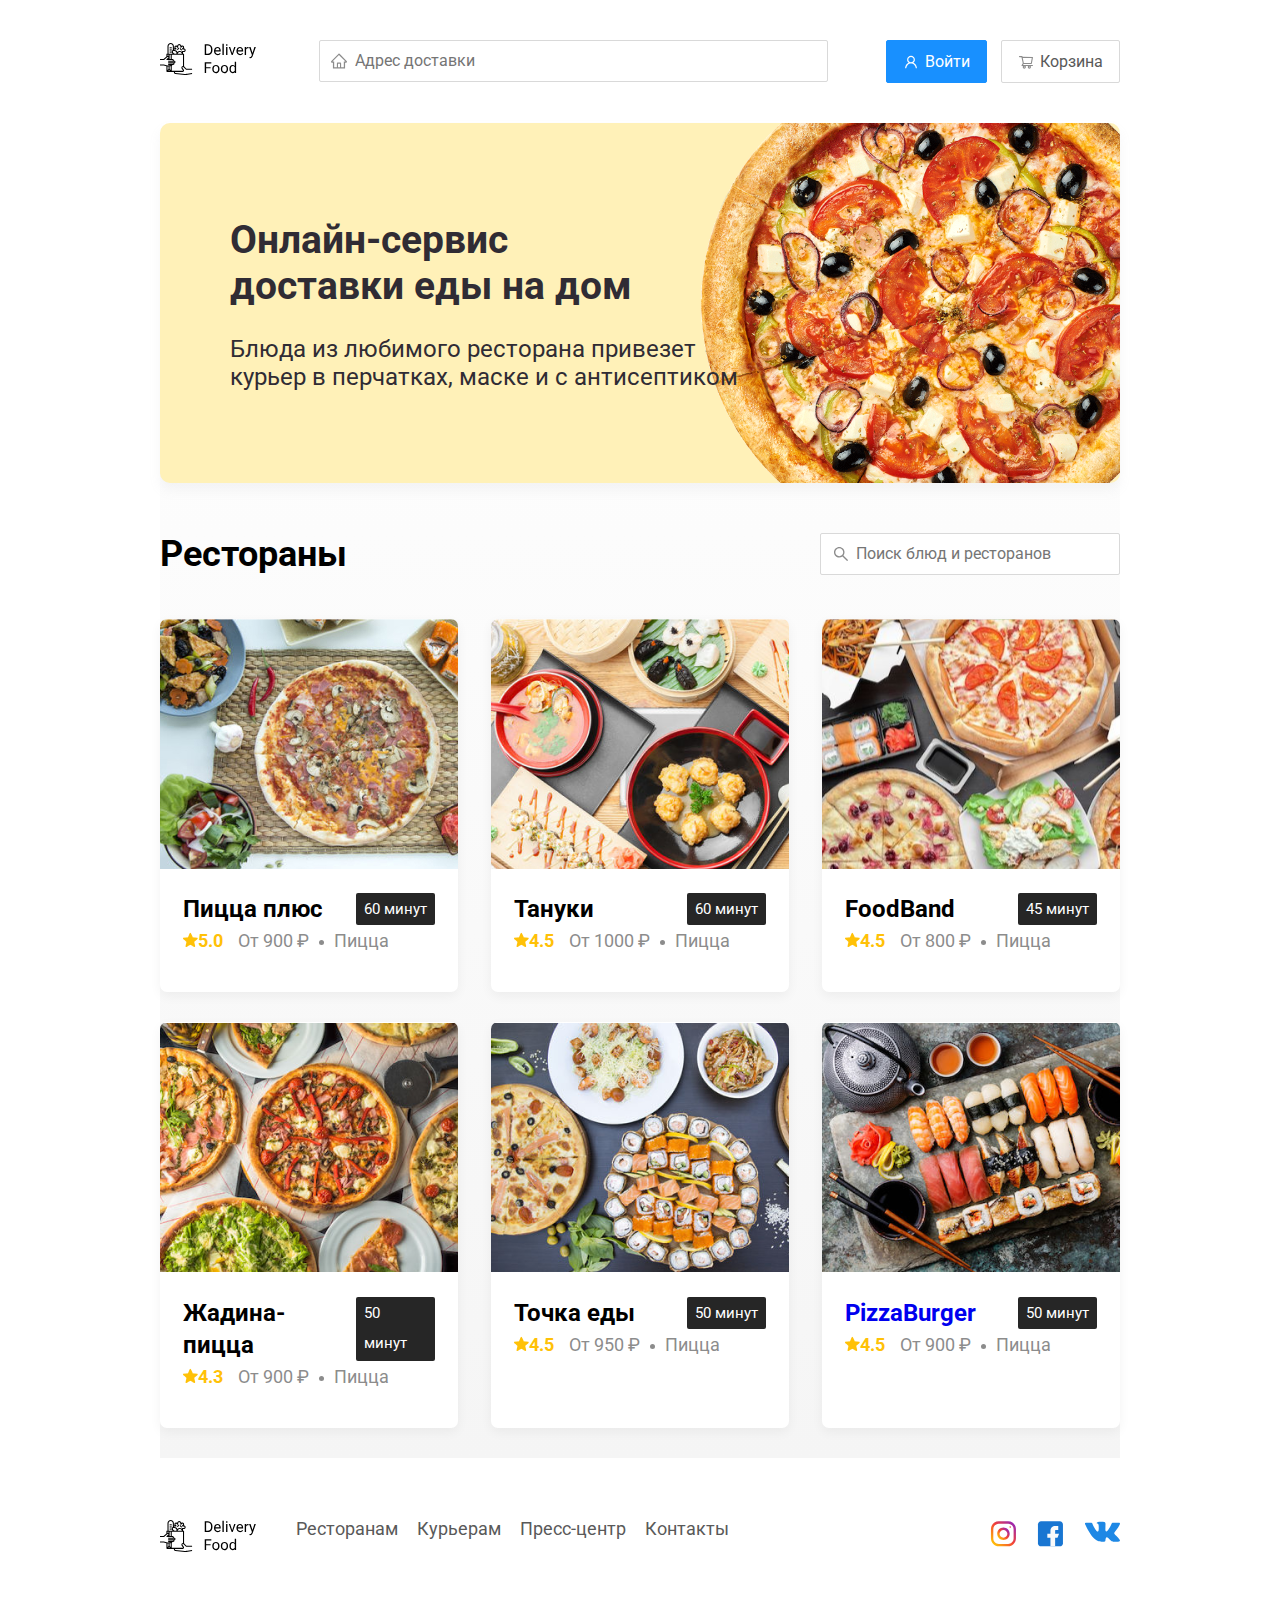
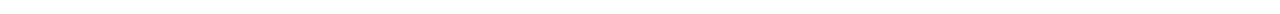
<file: index.html>
<!DOCTYPE html>
<html lang="ru">
<head>
    <meta charset="UTF-8">
    <meta name="viewport" content="width=device-width, initial-scale=1.0">
    <title>Delivery Food - доставка еды на дом!</title>
    <link href="https://fonts.googleapis.com/css?family=Roboto:400,700&display=swap&subset=cyrillic" rel="stylesheet">
    <link rel="stylesheet" href="css\normalize.css">
    <link rel="stylesheet" href="css/style.css">
</head>
<body>
    <!-- шапка сайта -->
    <div class="container">
        <header class="header">
            <a href="index.html" class="logo">
                <img src="img/logo.svg" alt="logo"/>
            </a>
            <input type="text" class="input input-addres" placeholder="Адрес доставки">
            <div class="buttons">
                <button class="button button-primary">
                    <img src="img/user.svg" alt="user" class="button-icon">
                    <span class="button-text">Войти</span>
                </button>
                <button class="button">
                    <img src="img/shopping-cart.svg" alt="shopping-cart" class="button-icon">
                    <span class="button-text">Корзина</span>
                </button>
            </div>
        </header>
        <!-- контейнер -->
        <main class="main">
            <div class="container">
                <section class="promo">
                    <h1 class="promo-title">Онлайн-сервис <br>доставки еды на дом</h1>
                    <p class="promo-text">Блюда из любимого ресторана привезет курьер в перчатках, маске и с антисептиком</p>
                </section>
                <sectoin class="restaurant">
                    <div class="section-heading">
                        <h2 class="section-title">Рестораны</h2>
                        <input type="text" class="input input-search" placeholder="Поиск блюд и ресторанов">
                    </div>
                    <div class="cards">
                        <div class="card">
                            <img src="img/image.jpg" alt="image" class="card-image">
                            <div class="card-text">
                                <div class="card-heading">
                                    <h3 class="card-title">Пицца плюс</h3>
                                    <span class="card-tag tag">60 минут</span>
                                </div>
                                <!-- card-heading -->
                                <div class="card-info">
                                    <div class="rating"><img src="img/rating.png" alt="rating-star">5.0</div>
                                    <div class="price">От 900 ₽</div>
                                    <div class="category">Пицца </div>
                                </div>
                            </div>
                        </div>
                        <!-- card -->
                        <div class="card">
                            <img src="img/image1.png" alt="image" class="card-image">
                            <div class="card-text">
                                <div class="card-heading">
                                    <h3 class="card-title">Тануки</h3>
                                    <span class="card-tag tag">60 минут</span>
                                </div>
                                <!-- card-heading -->
                                <div class="card-info">
                                    <div class="rating"><img src="img/rating.png" alt="rating-star">4.5</div>
                                    <div class="price">От 1000 ₽</div>
                                    <div class="category">Пицца </div>
                                </div>
                            </div>
                        </div>
                        <!-- card -->
                        <div class="card">
                            <img src="img/image2.svg" alt="image" class="card-image">
                            <div class="card-text">
                                <div class="card-heading">
                                    <h3 class="card-title">FoodBand</h3>
                                    <span class="card-tag tag">45 минут</span>
                                </div>
                                <!-- card-heading -->
                                <div class="card-info">
                                    <div class="rating"><img src="img/rating.png" alt="rating-star">4.5</div>
                                    <div class="price">От 800 ₽</div>
                                    <div class="category">Пицца </div>
                                </div>
                            </div>
                        </div>
                        <!-- card -->
                        <div class="card">
                            <img src="img/image4.png" alt="image" class="card-image">
                            <div class="card-text">
                                <div class="card-heading">
                                    <h3 class="card-title">Жадина-пицца</h3>
                                    <span class="card-tag tag">50 минут</span>
                                </div>
                                <!-- card-heading -->
                                <div class="card-info">
                                    <div class="rating"><img src="img/rating.png" alt="rating-star">4.3</div>
                                    <div class="price">От 900 ₽</div>
                                    <div class="category">Пицца </div>
                                </div>
                            </div>
                        </div>
                        <!-- card -->
                        <div class="card">
                            <img src="img/image5.png" alt="image" class="card-image">
                            <div class="card-text">
                                <div class="card-heading">
                                    <h3 class="card-title">Точка еды</h3>
                                    <span class="card-tag tag">50 минут</span>
                                </div>
                                <!-- card-heading -->
                                <div class="card-info">
                                    <div class="rating"><img src="img/rating.png" alt="rating-star">4.5</div>
                                    <div class="price">От 950 ₽</div>
                                    <div class="category">Пицца </div>
                                </div>
                            </div>
                        </div>
                        <!-- card -->
                        <a href="restaurant.html" class="card">
                            <img src="img/image3.png" alt="image" class="card-image">
                            <div class="card-text">
                                <div class="card-heading">
                                    <h3 class="card-title">PizzaBurger</h3>
                                    <span class="card-tag tag">50 минут</span>
                                </div>
                                <!-- card-heading -->
                                <div class="card-info">
                                    <div class="rating"><img src="img/rating.png" alt="rating-star">4.5</div>
                                    <div class="price">От 900 ₽</div>
                                    <div class="category">Пицца </div>
                                </div>
                            </div>
                        </a>
                        <!-- card -->
                    </div>
                    <!-- cards -->
                </sectoin>
            </div>
        </main>
        <!-- footer -->
        <footer class="footer">
            <div class="container">
                <div class="footer-block">
                    <img src="img/logo.svg" alt="logo" class="logo footer-logo">
                    <nav class="footer-nav">
                        <a href="#" class="footer-link">Ресторанам</a>
                        <a href="#" class="footer-link">Курьерам</a>
                        <a href="#" class="footer-link">Пресс-центр</a>
                        <a href="#" class="footer-link">Контакты</a>
                    </nav>
                    <div class="social-links">
                        <a href="#" class="social-link"><img src="img/inst.svg" alt="instagram"></a>
                        <a href="#" class="social-link"><img src="img/fb.svg" alt="facebook"></a>
                        <a href="#" class="social-link"><img src="img/Vk.svg" alt="vkontakte"></a>
                    </div>
                </div>
            </div>
        </footer>
    </div>
</body>
</html>
</file>
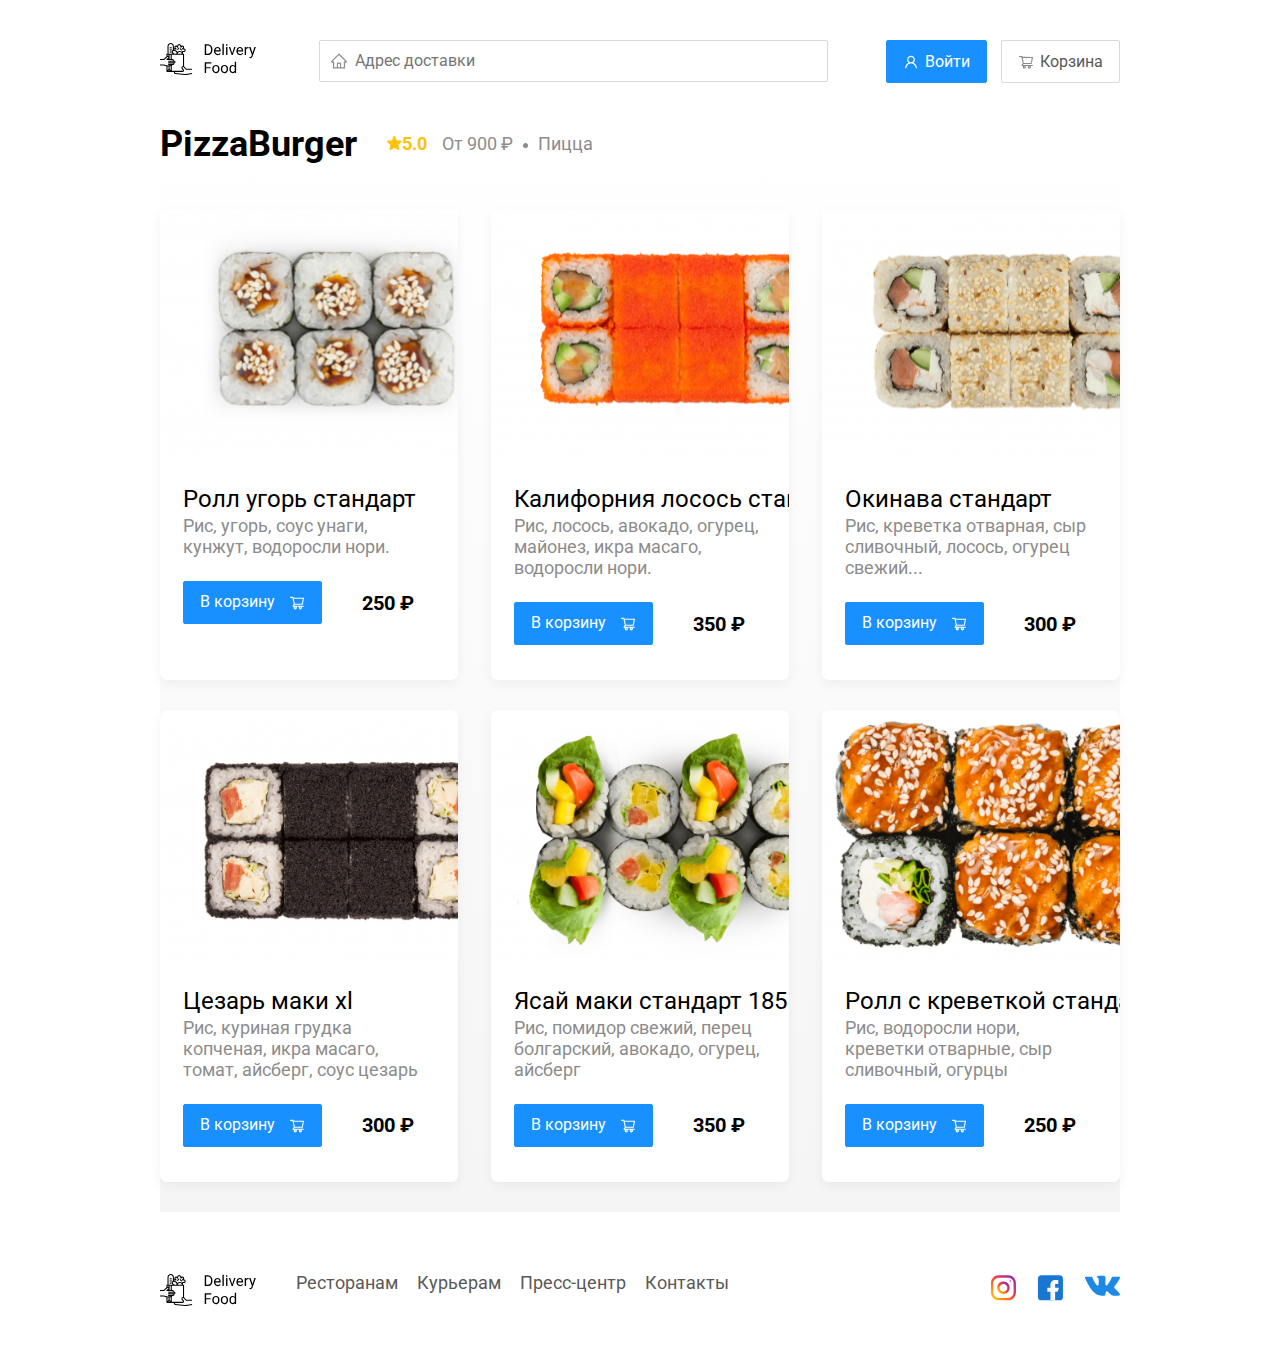
<file: restaurant.html>
<!DOCTYPE html>
<html lang="ru">
<head>
    <meta charset="UTF-8">
    <meta name="viewport" content="width=device-width, initial-scale=1.0">
    <title>PizzaBurger - доставка еды на дом!</title>
    <link href="https://fonts.googleapis.com/css?family=Roboto:400,700&display=swap&subset=cyrillic" rel="stylesheet">
    <link rel="stylesheet" href="css\normalize.css">
    <link rel="stylesheet" href="css/animate.css">
    <link rel="stylesheet" href="css/style.css">
</head>
<body>
    <!-- шапка сайта -->
    <div class="container">
        <header class="header">
            <a href="index.html" class="logo">
                <img src="img/logo.svg" alt="logo"/>
            </a>
            <input type="text" class="input input-addres" placeholder="Адрес доставки">
            <div class="buttons">
                <button class="button button-primary">
                    <img src="img/user.svg" alt="user" class="button-icon">
                    <span class="button-text">Войти</span>
                </button>
                <button class="button" id="cart-button">
                    <img src="img/shopping-cart.svg" alt="shopping-cart" class="button-icon">
                    <span class="button-text">Корзина</span>
                </button>
            </div>
        </header>
        <!-- контейнер -->
        <main class="main">
            <div class="container">

                <sectoin class="restaurant">
                    <div class="section-heading">
                        <h2 class="section-title">PizzaBurger</h2>
                        <div class="card-info">
                            <div class="rating"><img src="img/rating.png" alt="rating-star">5.0</div>
                            <div class="price">От 900 ₽</div>
                            <div class="category">Пицца </div>
                        </div>
                    </div>
                    <div class="cards">
                        <div class="card wow fadeInUp" data-wow-delay="0.2s">
                            <img src="img/rolls.svg" alt="image" class="card-image">
                            <div class="card-text">
                                <div class="card-heading">
                                    <h3 class="card-title card-title-reg">Ролл угорь стандарт</h3>
                                </div>
                                <!-- card-heading -->
                                <div class="card-info">
                                    <div class="ingredients">Рис, угорь, соус унаги, кунжут, водоросли нори.</div>
                                </div>
                                <div class="card-buttons">
                                    <button class="button button-primary">
                                        <span class="button-card-text">В корзину</span>
                                        <img src="img/icon container.svg" alt="shopping-cart" class="shopping-cart-image">
                                    </button>
                                    <strong class="card-price-bold">250 ₽</strong>
                                </div>
                            </div>
                        </div>
                        <!-- card -->
                        <div class="card wow fadeInUp" data-wow-delay="0.4s">
                            <img src="img/rolls1.svg" alt="image" class="card-image">
                            <div class="card-text">
                                <div class="card-heading">
                                    <h3 class="card-title card-title-reg">Калифорния лосось стандарт</h3>
                                </div>
                                <!-- card-heading -->
                                <div class="card-info">
                                    <div class="ingredients suchara">Рис, лосось, авокадо, огурец, майонез, икра масаго, водоросли нори.</div>
                                </div>
                                <div class="card-buttons">
                                    <button class="button button-primary">
                                        <span class="button-card-text">В корзину</span>
                                        <img src="img/icon container.svg" alt="shopping-cart" class="shopping-cart-image">
                                    </button>
                                    <strong class="card-price-bold">350 ₽</strong>
                                </div>
                            </div>
                        </div>
                        <!-- card -->
                        <div class="card wow fadeInUp" data-wow-delay="0.6s">
                            <img src="img/rolls2.svg" alt="image" class="card-image">
                            <div class="card-text">
                                <div class="card-heading">
                                    <h3 class="card-title card-title-reg">Окинава стандарт</h3>
                                </div>
                                <!-- card-heading -->
                                <div class="card-info">
                                    <div class="ingredients"> Рис, креветка отварная, сыр сливочный, лосось, огурец свежий...</div>
                                </div>
                                <div class="card-buttons">
                                    <button class="button button-primary">
                                        <span class="button-card-text">В корзину</span>
                                        <img src="img/icon container.svg" alt="shopping-cart" class="shopping-cart-image">
                                    </button>
                                    <strong class="card-price-bold">300 ₽</strong>
                                </div>
                            </div>
                        </div>
                        <!-- card -->
                        <div class="card wow fadeInUp" data-wow-delay="0.8s">
                            <img src="img/rolls3.svg" alt="image" class="card-image">
                            <div class="card-text">
                                <div class="card-heading">
                                    <h3 class="card-title card-title-reg">Цезарь маки хl</h3>
                                </div>
                                <!-- card-heading -->
                                <div class="card-info">
                                    <div class="ingredients">Рис, куриная грудка копченая, икра масаго, томат, айсберг, соус цезарь</div>
                                </div>
                                <div class="card-buttons">
                                    <button class="button button-primary">
                                        <span class="button-card-text">В корзину</span>
                                        <img src="img/icon container.svg" alt="shopping-cart" class="shopping-cart-image">
                                    </button>
                                    <strong class="card-price-bold">300 ₽</strong>
                                </div>
                            </div>
                        </div>
                        <!-- card -->
                        <div class="card wow fadeInUp" data-wow-delay="1s">
                            <img src="img/rolls4.svg" alt="image" class="card-image">
                            <div class="card-text">
                                <div class="card-heading">
                                    <h3 class="card-title card-title-reg">Ясай маки стандарт 185 г</h3>
                                </div>
                                <!-- card-heading -->
                                <div class="card-info">
                                    <div class="ingredients">Рис, помидор свежий, перец болгарский, авокадо, огурец, айсберг</div>
                                </div>
                                <div class="card-buttons">
                                    <button class="button button-primary">
                                        <span class="button-card-text">В корзину</span>
                                        <img src="img/icon container.svg" alt="shopping-cart" class="shopping-cart-image">
                                    </button>
                                    <strong class="card-price-bold">350 ₽</strong>
                                </div>
                            </div>
                        </div>
                        <!-- card -->
                        <div class="card wow fadeInUp" data-wow-delay="1.2s">
                            <img src="img/rolls5.svg" alt="image" class="card-image">
                            <div class="card-text">
                                <div class="card-heading">
                                    <h3 class="card-title card-title-reg">Ролл с креветкой стандарт</h3>
                                </div>
                                <!-- card-heading -->
                                <div class="card-info">
                                    <div class="ingredients">Рис, водоросли нори, креветки отварные, сыр сливочный, огурцы</div>
                                </div>
                                <div class="card-buttons">
                                    <button class="button button-primary">
                                        <span class="button-card-text">В корзину</span>
                                        <img src="img/icon container.svg" alt="shopping-cart" class="shopping-cart-image">
                                    </button>
                                    <strong class="card-price-bold">250 ₽</strong>
                                </div>
                            </div>
                        </div>
                        <!-- card -->
                    </div>
                    <!-- cards -->
                </sectoin>
            </div>
        </main>
        <!-- footer -->
        <div class="footer">
            <div class="container">
                <div class="footer-block">
                    <img src="img/logo.svg" alt="logo" class="logo footer-logo">
                    <nav class="footer-nav">
                        <a href="#" class="footer-link">Ресторанам</a>
                        <a href="#" class="footer-link">Курьерам</a>
                        <a href="#" class="footer-link">Пресс-центр</a>
                        <a href="#" class="footer-link">Контакты</a>
                    </nav>
                    <div class="social-links">
                        <a href="#" class="social-link"><img src="img/inst.svg" alt="instagram"></a>
                        <a href="#" class="social-link"><img src="img/fb.svg" alt="facebook"></a>
                        <a href="#" class="social-link"><img src="img/Vk.svg" alt="vkontakte"></a>
                    </div>
                </div>
            </div>
        </div>
    </div>
    <div class="modal">
        <div class="moda-dialog">
            <div class="modal-header">
                <h3 class="modal-title">Корзина</h3>
                <button class="close">&times;</button>
            </div>
            <div class="modal-body">
                <div class="food-row">
                    <span class="food-name">Ролл угорь стандарт</span>
                    <strong class="food-price">250 ₽</strong>
                    <div class="food-counter">
                        <button class="counter-button">-</button>
                        <span class="counter">1</span>
                        <button class="counter-button">+</button>
                    </div>
                </div>
                <div class="food-row">
                    <span class="food-name">Ролл угорь стандарт</span>
                    <strong class="food-price">250 ₽</strong>
                    <div class="food-counter">
                        <button class="counter-button">-</button>
                        <span class="counter">1</span>
                        <button class="counter-button">+</button>
                    </div>
                </div>
                <div class="food-row">
                    <span class="food-name">Ролл угорь стандарт</span>
                    <strong class="food-price">250 ₽</strong>
                    <div class="food-counter">
                        <button class="counter-button">-</button>
                        <span class="counter">1</span>
                        <button class="counter-button">+</button>
                    </div>
                </div>
                <div class="food-row">
                    <span class="food-name">Ролл угорь стандарт</span>
                    <strong class="food-price">250 ₽</strong>
                    <div class="food-counter">
                        <button class="counter-button">-</button>
                        <span class="counter">1</span>
                        <button class="counter-button">+</button>
                    </div>
                </div>
            </div>
            <div class="modal-footer">
                <span class="modal-priceteg">1250 ₽</span>
                <div class="footer-buttons">
                    <button class="button button-primary">Оформить заказ</button>
                    <button class="button">Отмена</button>
                </div>
            </div>
        </div>
    </div>
    <script src="js/wow.min.js"></script>
    <script src="js/main.js"></script>
</body>
</html>
</file>
<file: css/style.css>
* {
    box-sizing: border-box;
}
body {
    font-family: 'Roboto', sans-serif;
    padding-top: 40px;
}
.container {
    max-width: 1200px;
    margin: auto;
}
.header {
    display: flex;
    align-items: center;
    justify-content: space-between;
    margin-bottom: 40px;
}
.input {
    background: #FFFFFF;
    border: 1px solid #D9D9D9;
    border-radius: 2px;
    font-size: 16px;
    line-height: 24px;
    padding: 8px;
    padding-left: 35px;
    background-repeat: no-repeat;
    background-position: left 11px center;
}
.input-addres {
    flex: 0.8;
    background-image: url(../img/Vector.svg);
}
.input-search {
    background-image: url(../img/search.svg);
    width: 300px;
    margin-left: auto;
}
.button {
    padding: 8px 16px;
    background: #FFFFFF;
    border: 1px solid #D9D9D9;
    box-sizing: border-box;
    box-shadow: 0px 0px 2px rgba(0, 0, 0, 0.0015);
    border-radius: 2px;
    color: #595959;
    font-size: 16px;
    line-height: 24px;
}
.button-primary {
    background: #1890FF;
    border: 1px solid #1890FF;
    color: #fff;
    margin-right: 10px;
}
.shopping-cart-image {
    vertical-align: middle;
}
.button-icon {
    margin-right: 2px;
    vertical-align: middle;
}
.button-card-text {
    margin-right: 10px;
}
.button-text {
    vertical-align: middle;
}
.main {
    background: linear-gradient(180deg, rgba(245, 245, 245, 0) 1.04%, #F5F5F5 100%);
}
.promo {
    box-shadow: 0px 7px 12px rgba(158, 158, 163, 0.1);
    background: #FFF1B8 url(../img/promo-image.png) no-repeat top -40px right -150px/800px;
    border-radius: 10px;
    padding: 68px 70px;
    margin-bottom: 50px;
}
.promo-title {
    font-style: normal;
    font-weight: bold;
    font-size: 39px;
    line-height: 46px;
    color: #302C34;
}
.promo-text {
    max-width: 530px;
    font-style: normal;
    font-weight: normal;
    font-size: 24px;
    line-height: 28px;
    color: #302C34;
}
.section-heading {
    display: flex;
    align-items: center;
    margin-bottom: 44px;
}
.section-title {
    font-style: normal;
    font-weight: bold;
    font-size: 36px;
    line-height: 42px;
    color: #000000;
    margin: 0;
    margin-right: 30px;
}
.cards {
    display: flex;
    align-self: flex-start;
    flex-wrap: wrap;
    justify-content: space-between;
}
.card {
    background: #FFFFFF;
    box-shadow: 0px 4px 12px rgba(0, 0, 0, 0.05);
    border-radius: 7px;
    overflow: hidden;
    margin-bottom: 30px;
    flex-basis: 31%;
    text-decoration: none;
}
.card-image {
    width: 384px;
    height: 250px;
    object-fit: cover;
    margin-left: -5px;
}
.card-text {
    padding-top: 20px;
    padding-bottom: 35px;
    padding-left: 23px;
    padding-right: 23px;
}
.card-heading {
    display: flex;
    align-self: center;
    justify-content: space-between;
}
.card-title {
    margin: 0;
    font-style: normal;
    font-weight: bold;
    font-size: 24px;
    line-height: 32px;
}
.card-title-reg {
    font-weight: 400;
    white-space: pre;
}
.card-tag {
    font-style: normal;
    font-weight: normal;
    font-size: 15px;
    line-height: 30px;
    color: #ffffff;
    background: #262626;
    border-radius: 2px;
    padding: 1px 8px;
}
.card-info {
    display: flex;
    align-self: center;
    flex-wrap: wrap;
    text-overflow: ellipsis;
    overflow: hidden;
}
.card-buttons {
    display: flex;
    align-items: center;
    margin-top: 24px;
}
.card-price-bold {
    font-style: normal;
    font-weight: bold;
    font-size: 20px;
    line-height: 32px;
    margin-left: 30px;
}
.rating {
    margin-right: 26px;
    color: #FFC107;
    font-style: normal;
    font-weight: bold;
    font-size: 18px;
    line-height: 32px;
}
.price, .category {
    font-style: normal;
    font-weight: normal;
    font-size: 18px;
    line-height: 32px;
    color: #8C8C8C;
}
.price {
    margin-right: 10px;
}
.ingredients {
    font-size: 18px;
    line-height: 21px;
    color: #8C8C8C;
    text-overflow: ellipsis;
    overflow: hidden;
}
.category{
    text-overflow: ellipsis;
    overflow: hidden;
    white-space: nowrap;
}
.price:after {
    content: "";
    width: 5px;
    height: 5px;
    background-color: #8C8C8C;
    display: inline-block;
    vertical-align: middle;
    border-radius: 50%;
    margin-left: 10px;
}
.footer {
    padding: 60px 0;
}
.footer-nav {
    margin-left: 35px;
    margin-right: auto;
}
.footer-block {
    display: flex;
    align-self: center;
    justify-content: space-between
}
.footer-link {
    display: inline-block;
    color: #595959;
    font-style: normal;
    font-weight: normal;
    font-size: 18px;
    line-height: 21px;
    text-decoration: none;
}
.footer-link:not(:last-child) {
    margin-right: 15px;
}
.social-links {
    display: flex;
    align-self: center;
}
.social-link:not(:last-child) {
    margin-right: 21px;
}
.modal {
    position: fixed;
    left: 0;
    top: 0;
    height: 100%;
    width: 100%;
    background: rgba(0, 0, 0, 0.4);
    display: none;
}
.is-open {
    display: flex;
}
.moda-dialog {
    max-width: 780px;
    width: 95%;
    background: #FFFFFF;
    border-radius: 5px;
    margin: auto;
    padding: 40px 45px;
}
.modal-header {
    display: flex;
    align-items: center;
    justify-content: space-between;
    margin-bottom: 45px;
}
.modal-title {
    margin: 0;
    font-style: normal;
    font-weight: bold;
    font-size: 36px;
    line-height: 42px;
    color: #000000;
}
.close {
    font-size: 36px;
    border: none;
    background-color: transparent;
}
.modal-body {
    margin-bottom: 52px;
}
.food-row {
    display: flex;
    align-items: flex-start;
    justify-content: space-between;
    padding-bottom: 8px;
    border-bottom: 1px solid #D9D9D9;
    margin-bottom: 15px;
}
.food-name {
    font-style: normal;
    font-weight: normal;
    font-size: 18px;
    line-height: 32px;
}
.food-price {
    margin-left: auto;
    margin-right: 47px;
    font-style: normal;
    font-weight: bold;
    font-size: 20px;
    line-height: 32px;
}
.food-counter {
    display: flex;
    align-items: center;
}
.counter-button {
    align-items: center;
    justify-content: space-between;
    width: 39px;
    height: 32px;
    background: #FFFFFF;
    border: 1px solid #40A9FF;
    box-sizing: border-box;
    border-radius: 2px;
    font-weight: normal;
    font-size: 14px;
    line-height: 22px;
    color: #40A9FF;
}
.counter {
    font-weight: normal;
    font-size: 16px;
    line-height: 24px;
    margin-right: 10px;
    margin-left: 10px;
}
.modal-footer {
    display: flex;
    align-items: center;
    justify-content: space-between;
}
.footer-buttons {
    display: flex;
    align-items: center;
}
.modal-priceteg {
    background: #262626;
    border-radius: 5px;
    color: #fff;
    padding: 15px 20px;
    font-size: 20px;
    line-height: 23px;
}

@media (max-width: 1366px) {
    .container {
        max-width: 960px;
    }
    .promo {
        background-position: center right -200px;
        background-size: 750px;
    }
    .rating {
        margin-right: 15px;
    }
    .category .price {
        font-size: 14px;
    }
}
@media (max-width: 992px) {
    .container {
        max-width: 750px;
    }
    .promo {
        padding: 50px;
        background-size: 500px;
        background-position: center right -200px;
    }
    .promo-text {
        font-size: 16px;
        min-width: 400px;
    }
    .card {
        flex-basis: 49%;
    }
    .footer-link {
        font-size: 16px;
    }
}
@media (max-width: 768px) {
    .container {
        max-width: 560px;
    }
    .button {
        margin: auto;
    }
    .card-info {
        flex-basis: wrap;
    }
    .card-rating {
        flex-basis: 100%;
    }
    .promo {
        background-size: 400px;
        background-position: bottom 30px right -200px;
    }
    .card-title {
        font-size: 18px;
    }
    .promo-title {
        font-style: 24px;
        line-height: 1.4;
    }
    .promo-text {
        margin-top: 0;
        min-width: 200px;
    }
}
@media (max-width: 578px) {
    .container {
        width: 90%;
    }
    .header {
        flex-wrap: wrap;
    }
    .input-addres {
        order: 5;
        margin-top: 15px;
        flex: 1;
    }
    .promo {
        background-image: none;
    }
    .promo-title {
        margin-bottom: 10px;
    }
    .section-title {
        font-size: 20px;
    }
    .card {
        flex-basis: 100%;
    }
    .card-image {
        width: 100%;
    }
    .footer {
        padding: 30px 0;
    }
    .footer-block {
        align-items: flex-start;
        justify-content: space-between;
    }
    .footer-nav {
        margin-left: 0;
        order: 0;
        margin-right: 0;
    }
    .footer-logo {
        margin-right: 15px;
    }
    .social-link {
        order: 1;
    }
}
@media (max-width: 480px) {
    .button-text {
        display: none;
    }
    .button-icon {
        margin: 0;
    }
    .button {
        min-height: 40px;
    }
    .promo {
        padding: 20px;
    }
    .section-heading{
        flex-wrap: wrap;
    }
    .footer-block {
        flex-wrap: wrap;
        flex-direction: column;
        align-items: center;
    }
    .footer-logo {
        order: 0;
        margin-bottom: 20px;
    }
    .footer-nav {
        margin-bottom: 20px;
        text-align: center;
        flex-direction: column;
    }
    .footer-link:not(:last-child) {
        margin-right: 0;
    }
}
</file>
